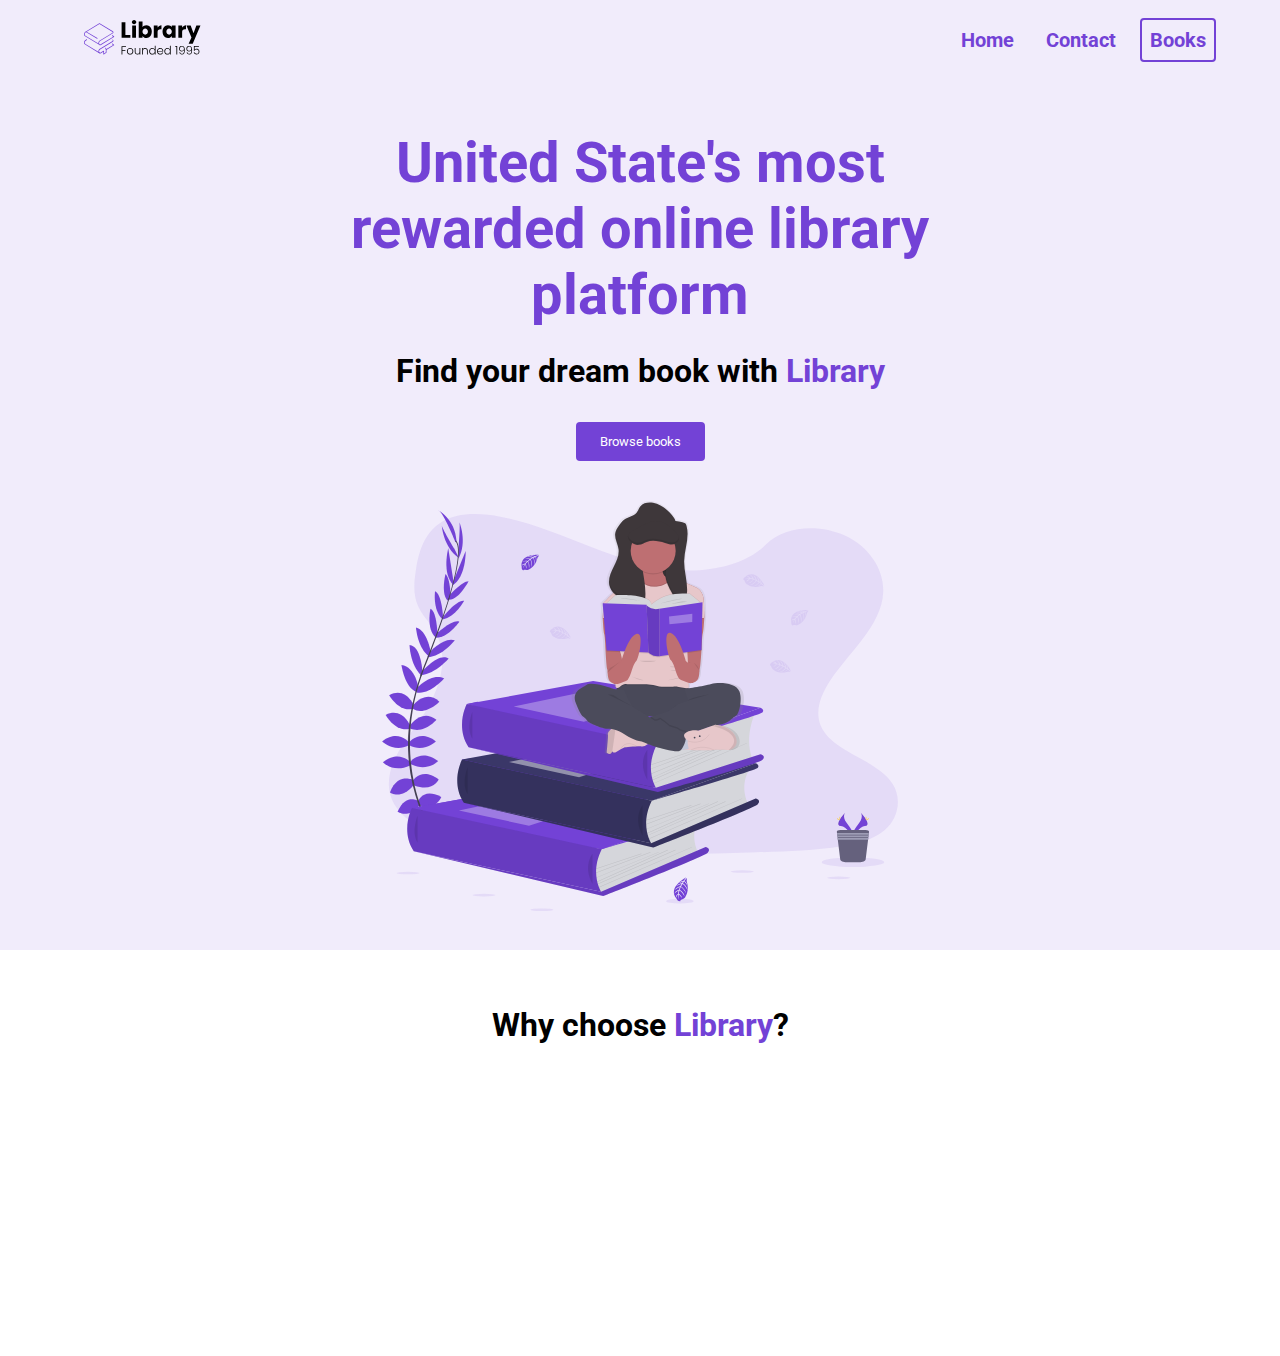
<file: E_Commerce_website/index.html>
<!DOCTYPE html>
<html lang="en">
<head>
    <meta charset="UTF-8">
    <meta name="viewport" content="width=device-width, initial-scale=1.0">
    <title>Library</title>
    <link rel="stylesheet" href="styles.css">
</head>
<body>
    <section id="landing">
        <nav>
         <div class= "nav__container">
           <img class= "logo" src="./assets/Library.svg" alt="">
           <ul class= "nav__links">
               <li><a href="#" class= "nav__link">Home</a></li>
               <li><a href="#" class= "nav__link">Contact</a></li>
               <li><a href="#" class= "nav__link nav__link--primary">Books</a></li>
           </ul>
         </div>
        </nav>
        <header>
         <div class="header__container">
            <div class="header__description">
                <h1>United State's most rewarded online library platform</h1>
                <h2>Find your dream book with <span class= "purple">Library</span></h2>
                <button class="btn">Browse books</button>
            </div>
            <figure class="header__img--wrapper">
                <img src="./assets/Undraw_Books.svg" alt="">
            </figure>
         </div>
        </header>
    </section>

    <main>
        <section id="highlights">
            <div class="container">
                <div class="row">
                    <h2 class="section__title">
                        Why choose <span class="purple">Library</span>?
                    </h2>
                </div>
            </div>
        </section>

        <section id="features">
            <div class="container">
                <div class="row">
                    
                </div>
            </div>
        </section>

        <section id="recent">
            <div class="container">
                <div class="row">
                    
                </div>
            </div>
        </section>
    </main>
</body>
</html>
</file>
<file: E_Commerce_website/styles.css>
@import url('https://fonts.googleapis.com/css2?family=Lato:wght@400;700&family=Roboto:wght@400;500;700&display=swap');

* {
    padding: 0;
    margin: 0;
    box-sizing: border-box;
    font-family: 'Roboto', sans-serif;
}

nav {
    height: 80px;
    display: flex;
}

img {
    width: 100%;
    height: 100%;
    max-height: 50vh;
    padding: 20px;
}

.nav__container {
    width: 100%;
    max-width: 1200px;
    padding: 0 24px;
    display: flex;
    justify-content: space-between;
    align-items: center;
    margin: 0 auto;
}

.purple {
    color: #7342d6;
}

.logo {
    width: 160px;
}

ul {
    display: flex;
}

li {
    list-style-type: none;
}

.nav__link {
    margin-left: 16px;
    text-decoration: none;
    font-size: 20px;
    color: #7342d6;
    font-weight: bold;
    padding: 8px;
}

.nav__link:hover {
    text-decoration: underline;
}

.nav__link--primary {
    border: 2px solid #7342d6;
    border-radius: 4px;
}

.nav__link--primary:hover {
    text-decoration: none;
}    

#landing {
    background-color: rgba(115, 66, 214, 0.1)
}

header {
    height: calc(100vh - 80px);
}

.header__container {
    width: 100%;
    max-width: 720px;
    margin: 0 auto;
    height: 100%;
    display: flex;
    flex-direction: column;
    justify-content: space-around;
    margin-top: 50px;
}

.header__description {
    display: flex;
    flex-direction: column;
    align-items: center;
}

h1 {
    font-size: 56px;
    color: #7342d6;
    margin-bottom: 24px;
    text-align: center;
}

h2 {
    text-align: center;
    font-size: 32px;
    margin-bottom: 32px;
}

button {
    cursor: pointer;
}

button:active {
    transform: translateY(1px);
}

.btn {
    background-color: #7342d6;
    color: white;
    padding: 12px 24px;
    border-radius: 4px;
    border: none;
}

.header__img--wrapper {
    padding: 20px;
}

.container {
    padding: 56px;
}

.row {
    width: 100%;
    max-width: 1200px;
    margin: 0 auto;
}

/* HIGHLIGHTS */
</file>
